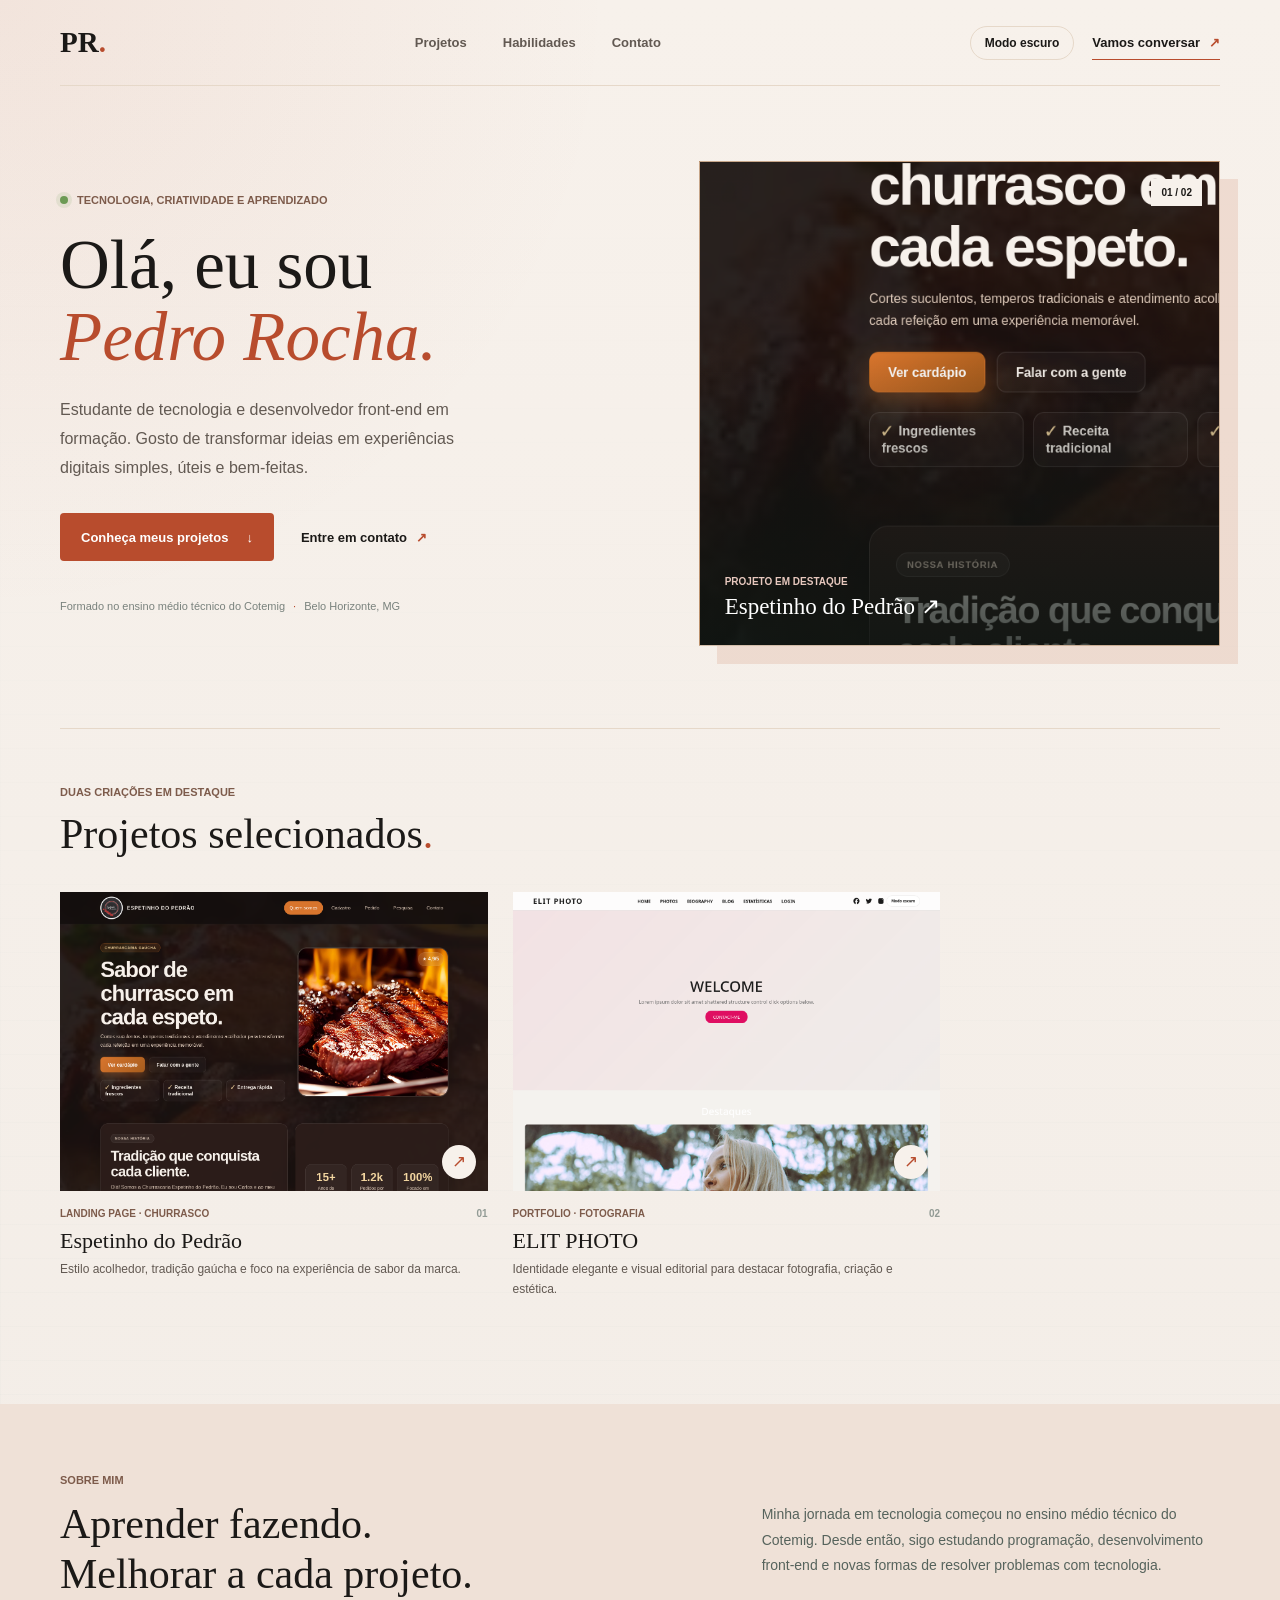
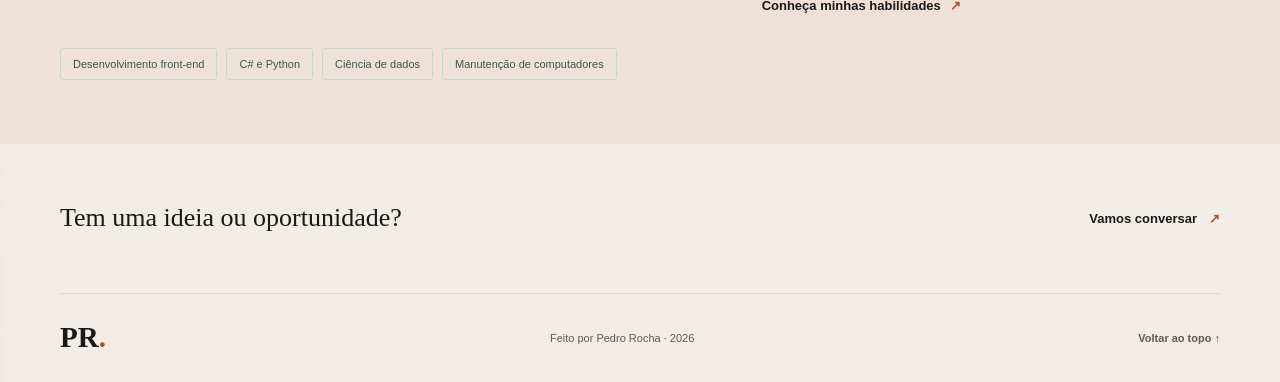
<file: index.html>
<!DOCTYPE html>
<html lang="pt-BR">
<head>
  <meta charset="UTF-8">
  <meta name="viewport" content="width=device-width, initial-scale=1.0">
  <meta name="description" content="Portfólio de Pedro Henrique Rocha de Souza, estudante de tecnologia e desenvolvedor front-end em formação.">
  <meta name="theme-color" content="#f8f9f6">
  <title>Pedro Rocha | Portfólio</title>
  <link rel="stylesheet" href="site.css">
</head>
<body>
  <header class="site-header">
    <a class="wordmark" href="index.html" aria-label="Pedro Rocha, início">PR<span>.</span></a>
    <nav class="main-nav" aria-label="Navegação principal">
      <a href="#projetos">Projetos</a>
      <a href="habilidade.html">Habilidades</a>
      <a href="PAGINA3.html">Contato</a>
    </nav>
    <div class="header-actions">
      <button class="theme-toggle" type="button" aria-label="Alternar tema" aria-pressed="false">Modo escuro</button>
      <a class="header-link" href="formulario.html">Vamos conversar <span aria-hidden="true">↗</span></a>
    </div>
  </header>

  <main>
    <section class="hero" aria-labelledby="hero-title">
      <div class="hero-copy">
        <p class="eyebrow"><span class="status-dot"></span> Tecnologia, criatividade e aprendizado</p>
        <h1 id="hero-title">Olá, eu sou<br><span>Pedro Rocha.</span></h1>
        <p class="hero-description">Estudante de tecnologia e desenvolvedor front-end em formação. Gosto de transformar ideias em experiências digitais simples, úteis e bem-feitas.</p>
        <div class="hero-actions">
          <a class="button button-primary" href="#projetos">Conheça meus projetos <span aria-hidden="true">↓</span></a>
          <a class="text-link" href="PAGINA3.html">Entre em contato <span aria-hidden="true">↗</span></a>
        </div>
        <p class="hero-note">Formado no ensino médio técnico do Cotemig <span aria-hidden="true">·</span> Belo Horizonte, MG</p>
      </div>

      <a class="featured-project" href="http://127.0.0.1:5501/index.html" target="_blank" rel="noreferrer" aria-label="Abrir o site da churrascaria Espetinho do Pedrão">
        <img src="Captura de tela de 2026-10-05 16-44-42.png" alt="Prévia do site da churrascaria Espetinho do Pedrão">
        <span class="featured-label"><span>Projeto em destaque</span><span>Espetinho do Pedrão ↗</span></span>
        <span class="image-index" aria-hidden="true">01 / 02</span>
      </a>
    </section>

    <section class="projects section-wrap" id="projetos" aria-labelledby="projects-title">
      <div class="section-heading">
        <div>
          <p class="eyebrow">Duas criações em destaque</p>
          <h2 id="projects-title">Projetos selecionados<span>.</span></h2>
        </div>
      </div>

      <div class="project-grid two-up">
        <a class="project-card" href="http://127.0.0.1:5501/index.html" target="_blank" rel="noreferrer">
          <div class="project-image"><img src="Captura de tela de 2026-10-05 16-44-42.png" alt="Prévia da página da churrascaria Espetinho do Pedrão" loading="lazy"><span class="project-arrow" aria-hidden="true">↗</span></div>
          <div class="project-meta"><span>Landing page · churrasco</span><span>01</span></div>
          <h3>Espetinho do Pedrão</h3>
          <p>Estilo acolhedor, tradição gaúcha e foco na experiência de sabor da marca.</p>
        </a>
        <a class="project-card" href="http://127.0.0.1:5503/index.html" target="_blank" rel="noreferrer">
          <div class="project-image"><img src="Captura de tela de 2026-10-05 16-45-12.png" alt="Prévia da página do portfolio ELIT PHOTO" loading="lazy"><span class="project-arrow" aria-hidden="true">↗</span></div>
          <div class="project-meta"><span>Portfolio · fotografia</span><span>02</span></div>
          <h3>ELIT PHOTO</h3>
          <p>Identidade elegante e visual editorial para destacar fotografia, criação e estética.</p>
        </a>
      </div>
    </section>

    <section class="about-band" aria-labelledby="about-title">
      <div class="about-inner">
        <p class="eyebrow">Sobre mim</p>
        <div class="about-content">
          <h2 id="about-title">Aprender fazendo.<br>Melhorar a cada projeto.</h2>
          <div>
            <p>Minha jornada em tecnologia começou no ensino médio técnico do Cotemig. Desde então, sigo estudando programação, desenvolvimento front-end e novas formas de resolver problemas com tecnologia.</p>
            <a class="text-link" href="habilidade.html">Conheça minhas habilidades <span aria-hidden="true">↗</span></a>
          </div>
        </div>
        <div class="skill-list" aria-label="Áreas de interesse">
          <span>Desenvolvimento front-end</span>
          <span>C# e Python</span>
          <span>Ciência de dados</span>
          <span>Manutenção de computadores</span>
        </div>
      </div>
    </section>

    <section class="contact-strip">
      <p>Tem uma ideia ou oportunidade?</p>
      <a href="PAGINA3.html">Vamos conversar <span aria-hidden="true">↗</span></a>
    </section>
  </main>

  <footer class="site-footer">
    <a class="wordmark" href="index.html" aria-label="Pedro Rocha, início">PR<span>.</span></a>
    <p>Feito por Pedro Rocha <span aria-hidden="true">·</span> 2026</p>
    <a href="#hero-title">Voltar ao topo ↑</a>
  </footer>

  <script>
    const body = document.body;
    const toggleButton = document.querySelector('.theme-toggle');

    const applyTheme = (theme) => {
      body.setAttribute('data-theme', theme);
      const isDark = theme === 'dark';
      toggleButton.setAttribute('aria-pressed', String(isDark));
      toggleButton.textContent = isDark ? 'Modo claro' : 'Modo escuro';
      localStorage.setItem('portfolio-theme', theme);
    };

    const savedTheme = localStorage.getItem('portfolio-theme');
    if (savedTheme === 'dark' || savedTheme === 'light') {
      applyTheme(savedTheme);
    } else {
      applyTheme('light');
    }

    toggleButton.addEventListener('click', () => {
      const nextTheme = body.getAttribute('data-theme') === 'dark' ? 'light' : 'dark';
      applyTheme(nextTheme);
    });
  </script>
</body>
</html>
</file>
<file: site.css>
:root {
  color-scheme: light;
  --ink: #1b1917;
  --muted: #625952;
  --paper: #f7f1eb;
  --line: #e6d8c9;
  --accent: #b84c2d;
  --accent-dark: #8e3820;
  --green: #7d5b4b;
  --soft: #efe1d7;
  --bg-grid: linear-gradient(rgba(40, 116, 104, 0.025) 1px, transparent 1px), linear-gradient(90deg, rgba(40, 116, 104, 0.025) 1px, transparent 1px);
  --card-shadow: rgba(184, 76, 45, 0.13);
  --content-width: 1160px;
}

body[data-theme="dark"] {
  color-scheme: dark;
  --ink: #f6f1ec;
  --muted: #d5c2ae;
  --paper: #161311;
  --line: rgba(255, 255, 255, 0.1);
  --accent: #f3b57a;
  --accent-dark: #d88d4d;
  --green: #f0c89c;
  --soft: rgba(255, 255, 255, 0.04);
  --bg-grid: linear-gradient(rgba(243, 181, 122, 0.06) 1px, transparent 1px), linear-gradient(90deg, rgba(243, 181, 122, 0.06) 1px, transparent 1px);
  --card-shadow: rgba(0, 0, 0, 0.38);
}

*,
*::before,
*::after {
  box-sizing: border-box;
}

html {
  scroll-behavior: smooth;
  scroll-padding-top: 88px;
}

body {
  margin: 0;
  background-color: var(--paper);
  background-image:
    radial-gradient(circle at top left, rgba(184, 76, 45, 0.08), transparent 26%),
    linear-gradient(to bottom, var(--paper), rgba(0, 0, 0, 0.02)),
    var(--bg-grid);
  background-size: auto, auto, 34px 34px;
  color: var(--ink);
  font-family: "Avenir Next", Avenir, "Segoe UI", sans-serif;
  -webkit-font-smoothing: antialiased;
  transition: background-color 220ms ease, color 220ms ease;
}

a {
  color: inherit;
  text-decoration: none;
}

a:focus-visible {
  outline: 3px solid var(--green);
  outline-offset: 4px;
}

.site-header,
.site-footer {
  width: min(var(--content-width), calc(100% - 72px));
  margin-inline: auto;
  display: flex;
  align-items: center;
  justify-content: space-between;
}

.header-actions {
  display: flex;
  align-items: center;
  gap: 18px;
}

.theme-toggle {
  border: 1px solid var(--line);
  background: transparent;
  color: var(--ink);
  border-radius: 999px;
  padding: 9px 14px;
  font: inherit;
  font-size: 12px;
  font-weight: 700;
  cursor: pointer;
  transition: background-color 180ms ease, transform 180ms ease, border-color 180ms ease;
}

.theme-toggle:hover {
  transform: translateY(-1px);
  border-color: var(--accent);
}

.site-header {
  min-height: 86px;
  border-bottom: 1px solid var(--line);
}

body[data-theme="dark"] .site-header,
body[data-theme="dark"] .site-footer,
body[data-theme="dark"] .contact-strip,
body[data-theme="dark"] .project-card,
body[data-theme="dark"] .featured-project {
  background-color: transparent;
}

.wordmark {
  font-family: Georgia, "Times New Roman", serif;
  font-size: 29px;
  font-weight: 700;
  letter-spacing: 0;
}

body[data-theme="dark"] .wordmark,
body[data-theme="dark"] .site-footer .wordmark,
body[data-theme="dark"] .hero h1 span,
body[data-theme="dark"] .section-heading h2 span,
body[data-theme="dark"] .project-card:hover h3,
body[data-theme="dark"] .wordmark span,
body[data-theme="dark"] .section-heading h2 span {
  color: var(--accent);
}

.wordmark span,
.section-heading h2 span {
  color: var(--accent);
}

.main-nav {
  display: flex;
  align-items: center;
  gap: 36px;
}

.main-nav a,
.header-link,
.site-footer a:last-child {
  font-size: 13px;
  font-weight: 600;
}

.main-nav a {
  color: var(--muted);
  transition: color 180ms ease;
}

.main-nav a:hover,
.site-footer a:last-child:hover {
  color: var(--accent);
}

.header-link {
  display: inline-flex;
  align-items: center;
  gap: 9px;
  border-bottom: 1px solid var(--accent);
  padding: 9px 0;
}

.header-link span,
.text-link span,
.contact-strip a span {
  color: var(--accent);
}

.hero {
  width: min(var(--content-width), calc(100% - 72px));
  min-height: 570px;
  margin: 0 auto;
  padding: 75px 0 82px;
  display: grid;
  grid-template-columns: 1fr 0.92fr;
  align-items: center;
  gap: 72px;
}

.hero-copy {
  animation: rise-in 700ms both;
}

.eyebrow {
  margin: 0;
  color: var(--green);
  font-size: 11px;
  font-weight: 700;
  letter-spacing: 0;
  text-transform: uppercase;
}

.hero .eyebrow {
  display: flex;
  align-items: center;
  gap: 9px;
}

.status-dot {
  width: 8px;
  height: 8px;
  border-radius: 50%;
  background: #6c9a54;
  box-shadow: 0 0 0 4px rgba(108, 154, 84, 0.12);
}

h1,
.section-heading h2,
.about-content h2 {
  font-family: Georgia, "Times New Roman", serif;
  font-weight: 500;
  letter-spacing: 0;
}

.hero h1 {
  margin: 24px 0 22px;
  font-size: 69px;
  line-height: 1.04;
}

.hero h1 span {
  color: var(--accent);
  font-style: italic;
}

.hero-description {
  max-width: 440px;
  margin: 0;
  color: var(--muted);
  font-size: 16px;
  line-height: 1.8;
}

.hero-actions {
  display: flex;
  align-items: center;
  gap: 27px;
  margin-top: 31px;
}

.button {
  min-height: 48px;
  display: inline-flex;
  align-items: center;
  justify-content: center;
  gap: 18px;
  padding: 0 20px;
  border: 1px solid transparent;
  border-radius: 4px;
  font-size: 13px;
  font-weight: 700;
  transition: background-color 180ms ease, transform 180ms ease;
}

.button:hover {
  transform: translateY(-2px);
}

.button-primary {
  color: #fff;
  background: var(--accent);
}

.button-primary:hover {
  background: var(--accent-dark);
}

.text-link {
  display: inline-flex;
  align-items: center;
  gap: 9px;
  font-size: 13px;
  font-weight: 700;
}

.text-link:hover span,
.contact-strip a:hover span {
  display: inline-block;
  transform: translate(2px, -2px);
}

.hero-note {
  margin: 39px 0 0;
  color: #79827d;
  font-size: 11px;
}

.hero-note span {
  padding-inline: 5px;
  color: var(--accent);
}

.featured-project {
  position: relative;
  display: block;
  aspect-ratio: 1 / 0.93;
  overflow: hidden;
  border: 1px solid rgba(27, 25, 23, 0.08);
  background: linear-gradient(135deg, #e4cdb9, #c99a73);
  box-shadow: 18px 18px 0 var(--card-shadow);
  animation: rise-in 700ms 120ms both;
}

body[data-theme="dark"] .featured-project {
  border-color: rgba(255, 255, 255, 0.08);
  background: linear-gradient(135deg, #3f2c22, #7c4a2a);
}

.featured-project::after {
  position: absolute;
  inset: 40% 0 0;
  background: linear-gradient(transparent, rgba(12, 21, 18, 0.76));
  content: "";
}

.featured-project img,
.project-image img {
  width: 100%;
  height: 100%;
  display: block;
  object-fit: cover;
  transition: transform 450ms ease;
}

.featured-project img {
  position: absolute;
  top: -50%;
  left: -30%;
  width: 300%;
  height: auto;
  max-width: none;
  object-fit: initial;
}

.featured-project:hover img,
.project-card:hover img {
  transform: scale(1.035);
}

.featured-label,
.image-index {
  position: absolute;
  z-index: 1;
  color: #fff;
}

.featured-label {
  right: 25px;
  bottom: 25px;
  left: 25px;
  display: flex;
  flex-direction: column;
  gap: 6px;
}

.featured-label span:first-child {
  color: #e7c8be;
  font-size: 10px;
  font-weight: 700;
  text-transform: uppercase;
}

.featured-label span:last-child {
  font-family: Georgia, "Times New Roman", serif;
  font-size: 23px;
}

.image-index {
  top: 17px;
  right: 17px;
  padding: 8px 10px;
  background: var(--paper);
  color: var(--ink);
  font-size: 10px;
  font-weight: 700;
}

.section-wrap {
  width: min(var(--content-width), calc(100% - 72px));
  margin-inline: auto;
}

.projects {
  padding: 57px 0 105px;
  border-top: 1px solid var(--line);
}

.section-heading {
  display: flex;
  align-items: end;
  justify-content: space-between;
  gap: 20px;
  margin-bottom: 34px;
}

.section-heading h2 {
  margin: 12px 0 0;
  font-size: 42px;
}

.section-heading > .text-link {
  margin-bottom: 6px;
}

.project-grid {
  display: grid;
  grid-template-columns: repeat(2, minmax(0, 1fr));
  gap: 25px;
}

.two-up {
  max-width: 880px;
}

.project-card {
  min-width: 0;
}

body[data-theme="dark"] .project-card {
  color: var(--ink);
}

.project-image {
  position: relative;
  aspect-ratio: 1.43 / 1;
  overflow: hidden;
  background: #e5e9e4;
}

body[data-theme="dark"] .project-image {
  background: #211d1a;
}

.project-arrow {
  position: absolute;
  right: 12px;
  bottom: 12px;
  width: 34px;
  height: 34px;
  display: grid;
  place-items: center;
  border-radius: 50%;
  background: var(--paper);
  color: var(--accent);
  font-size: 17px;
  transition: color 180ms ease, background-color 180ms ease;
}

.project-card:hover .project-arrow {
  background: var(--accent);
  color: #fff;
}

.project-card:hover h3 {
  color: var(--accent);
}

.project-meta {
  display: flex;
  justify-content: space-between;
  margin-top: 17px;
  color: var(--green);
  font-size: 10px;
  font-weight: 700;
  text-transform: uppercase;
}

.project-meta span:last-child {
  color: #929b95;
}

.project-card h3 {
  margin: 9px 0 6px;
  font-family: Georgia, "Times New Roman", serif;
  font-size: 22px;
  font-weight: 500;
}

.project-card p {
  margin: 0;
  color: var(--muted);
  font-size: 12px;
  line-height: 1.65;
}

.about-band {
  background: var(--soft);
}

body[data-theme="dark"] .about-band {
  background: rgba(255, 255, 255, 0.03);
}

.about-inner {
  width: min(var(--content-width), calc(100% - 72px));
  margin-inline: auto;
  padding: 70px 0 64px;
}

.about-content {
  display: grid;
  grid-template-columns: 1.05fr 0.75fr;
  align-items: start;
  gap: 60px;
  margin-top: 14px;
}

.about-content h2 {
  margin: 0;
  font-size: 42px;
  line-height: 1.18;
}

.about-content > div > p {
  margin: 2px 0 18px;
  color: #56635c;
  font-size: 14px;
  line-height: 1.8;
}

.skill-list {
  display: flex;
  flex-wrap: wrap;
  gap: 9px;
  margin-top: 34px;
}

.skill-list span {
  padding: 9px 12px;
  border: 1px solid #cbd5cc;
  border-radius: 3px;
  color: #44534c;
  font-size: 11px;
}

.contact-strip {
  width: min(var(--content-width), calc(100% - 72px));
  min-height: 150px;
  margin-inline: auto;
  display: flex;
  align-items: center;
  justify-content: space-between;
  gap: 20px;
  border-bottom: 1px solid var(--line);
}

.contact-strip p {
  margin: 0;
  font-family: Georgia, "Times New Roman", serif;
  font-size: 26px;
}

.contact-strip a {
  display: inline-flex;
  align-items: center;
  gap: 12px;
  font-size: 13px;
  font-weight: 700;
}

.site-footer {
  min-height: 88px;
  color: var(--muted);
}

body[data-theme="dark"] .theme-toggle {
  background: rgba(255, 255, 255, 0.03);
  color: var(--ink);
  border-color: var(--line);
}

body[data-theme="dark"] .main-nav a,
body[data-theme="dark"] .site-footer,
body[data-theme="dark"] .site-footer p,
body[data-theme="dark"] .contact-strip p,
body[data-theme="dark"] .hero-note,
body[data-theme="dark"] .hero-description,
body[data-theme="dark"] .about-content > div > p,
body[data-theme="dark"] .project-card p,
body[data-theme="dark"] .project-meta,
body[data-theme="dark"] .skill-list span {
  color: var(--muted);
}

body[data-theme="dark"] .hero .eyebrow,
body[data-theme="dark"] .eyebrow,
body[data-theme="dark"] .project-meta {
  color: var(--green);
}

.site-footer .wordmark {
  color: var(--ink);
}

.site-footer p,
.site-footer a:last-child {
  font-size: 11px;
}

@keyframes rise-in {
  from {
    opacity: 0;
    transform: translateY(14px);
  }

  to {
    opacity: 1;
    transform: translateY(0);
  }
}

@media (max-width: 850px) {
  .hero {
    grid-template-columns: 1fr 0.82fr;
    gap: 36px;
  }

  .hero h1 {
    font-size: 56px;
  }

  .main-nav {
    gap: 20px;
  }

  .project-grid {
    gap: 18px;
  }
}

@media (max-width: 650px) {
  .site-header,
  .site-footer,
  .hero,
  .section-wrap,
  .about-inner,
  .contact-strip {
    width: calc(100% - 40px);
  }

  .site-header {
    min-height: 72px;
  }

  .header-actions {
    gap: 10px;
  }

  .theme-toggle {
    padding: 8px 11px;
    font-size: 10px;
  }

  .main-nav {
    gap: 15px;
  }

  .main-nav a,
  .header-link {
    font-size: 11px;
  }

  .main-nav a:nth-child(2),
  .header-link {
    display: none;
  }

  .hero {
    min-height: auto;
    grid-template-columns: 1fr;
    gap: 42px;
    padding: 63px 0 63px;
  }

  .hero h1 {
    margin-top: 20px;
    font-size: 54px;
  }

  .hero-description {
    max-width: 460px;
    font-size: 15px;
  }

  .hero-actions {
    flex-wrap: wrap;
    gap: 18px;
  }

  .hero-note {
    margin-top: 26px;
    line-height: 1.7;
  }

  .featured-project {
    aspect-ratio: 1.16 / 1;
    box-shadow: 9px 9px 0 #e7ebe4;
  }

  .projects {
    padding: 49px 0 68px;
  }

  .section-heading {
    align-items: start;
    flex-direction: column;
    margin-bottom: 26px;
  }

  .section-heading h2 {
    font-size: 34px;
  }

  .project-grid {
    grid-template-columns: 1fr;
    gap: 31px;
  }

  .project-image {
    aspect-ratio: 1.5 / 1;
  }

  .about-inner {
    padding: 51px 0;
  }

  .about-content {
    grid-template-columns: 1fr;
    gap: 19px;
    margin-top: 17px;
  }

  .about-content h2 {
    font-size: 35px;
  }

  .skill-list {
    gap: 8px;
    margin-top: 25px;
  }

  .contact-strip {
    min-height: 135px;
    align-items: start;
    justify-content: center;
    flex-direction: column;
    gap: 13px;
  }

  .contact-strip p {
    font-size: 23px;
  }

  .site-footer {
    min-height: 76px;
  }
}

@media (prefers-reduced-motion: reduce) {
  *,
  *::before,
  *::after {
    scroll-behavior: auto !important;
    animation-duration: 0.01ms !important;
    animation-iteration-count: 1 !important;
    transition-duration: 0.01ms !important;
  }
}
</file>
